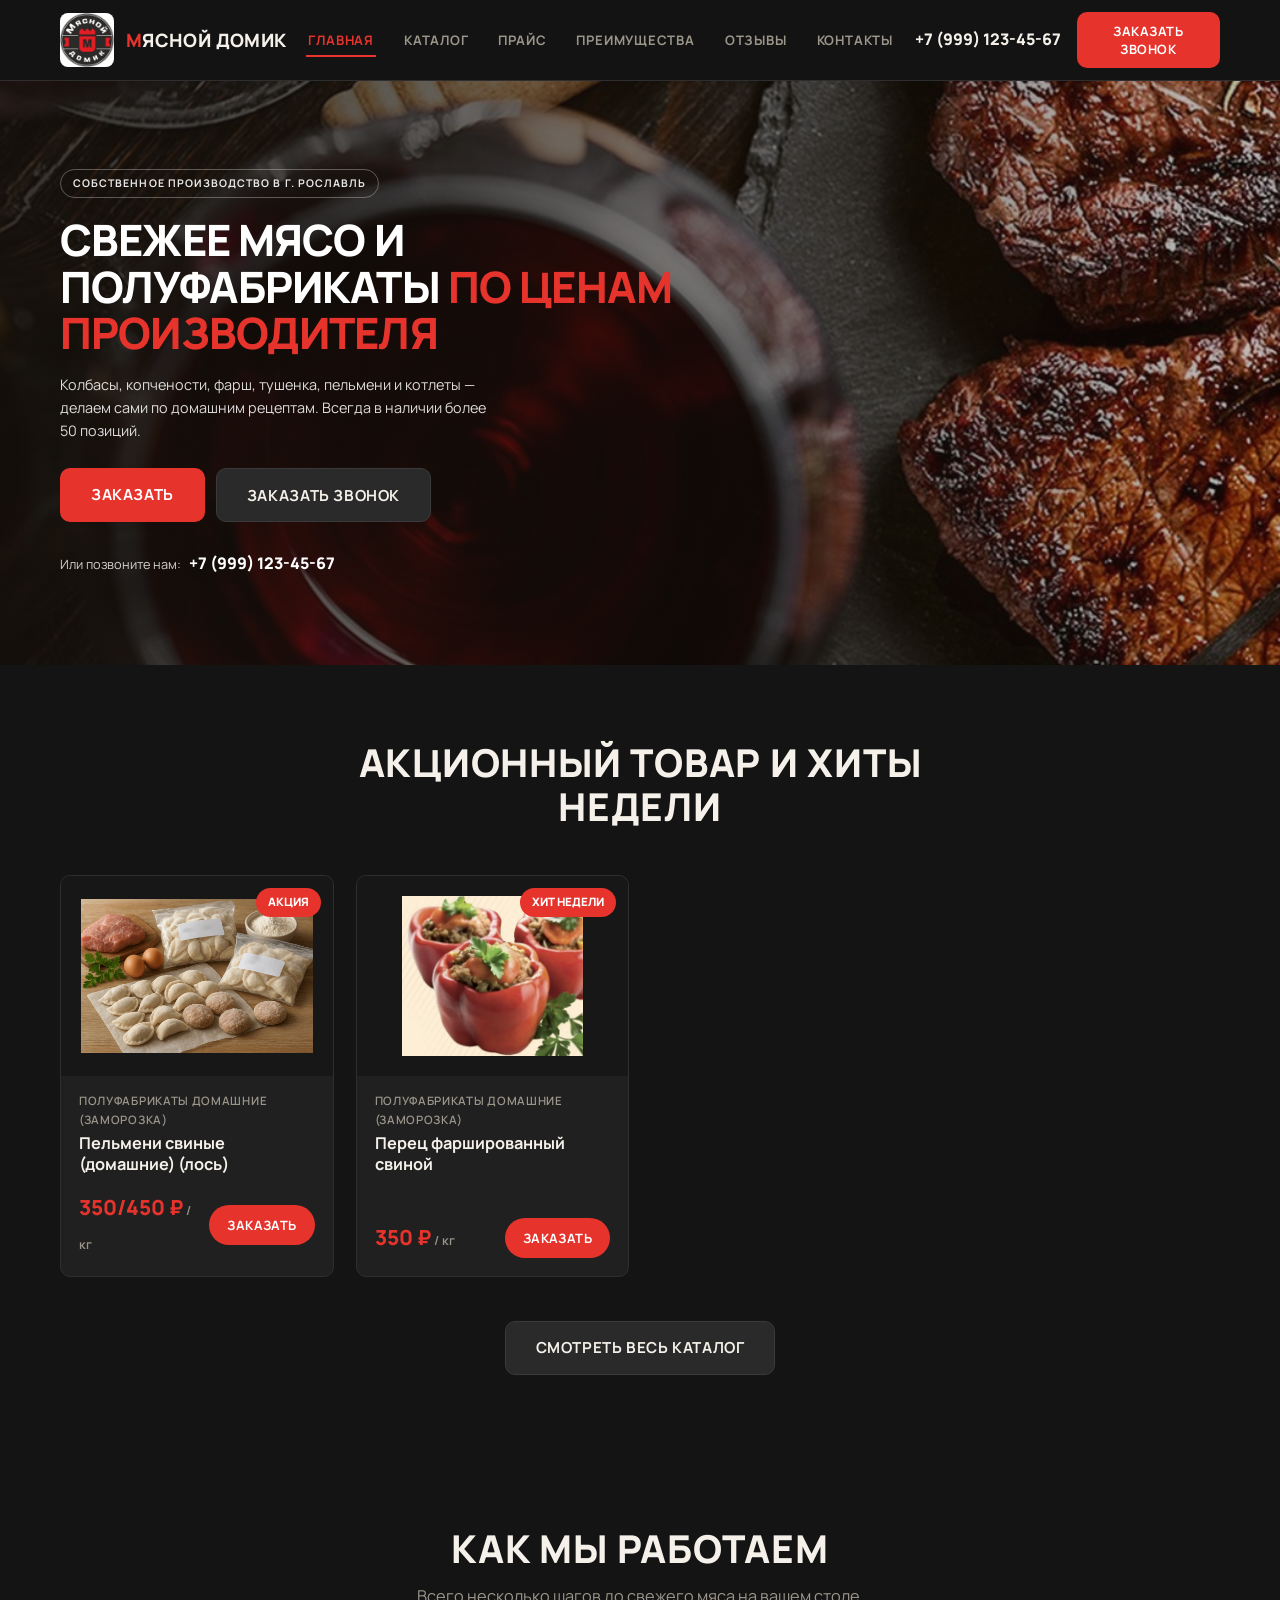
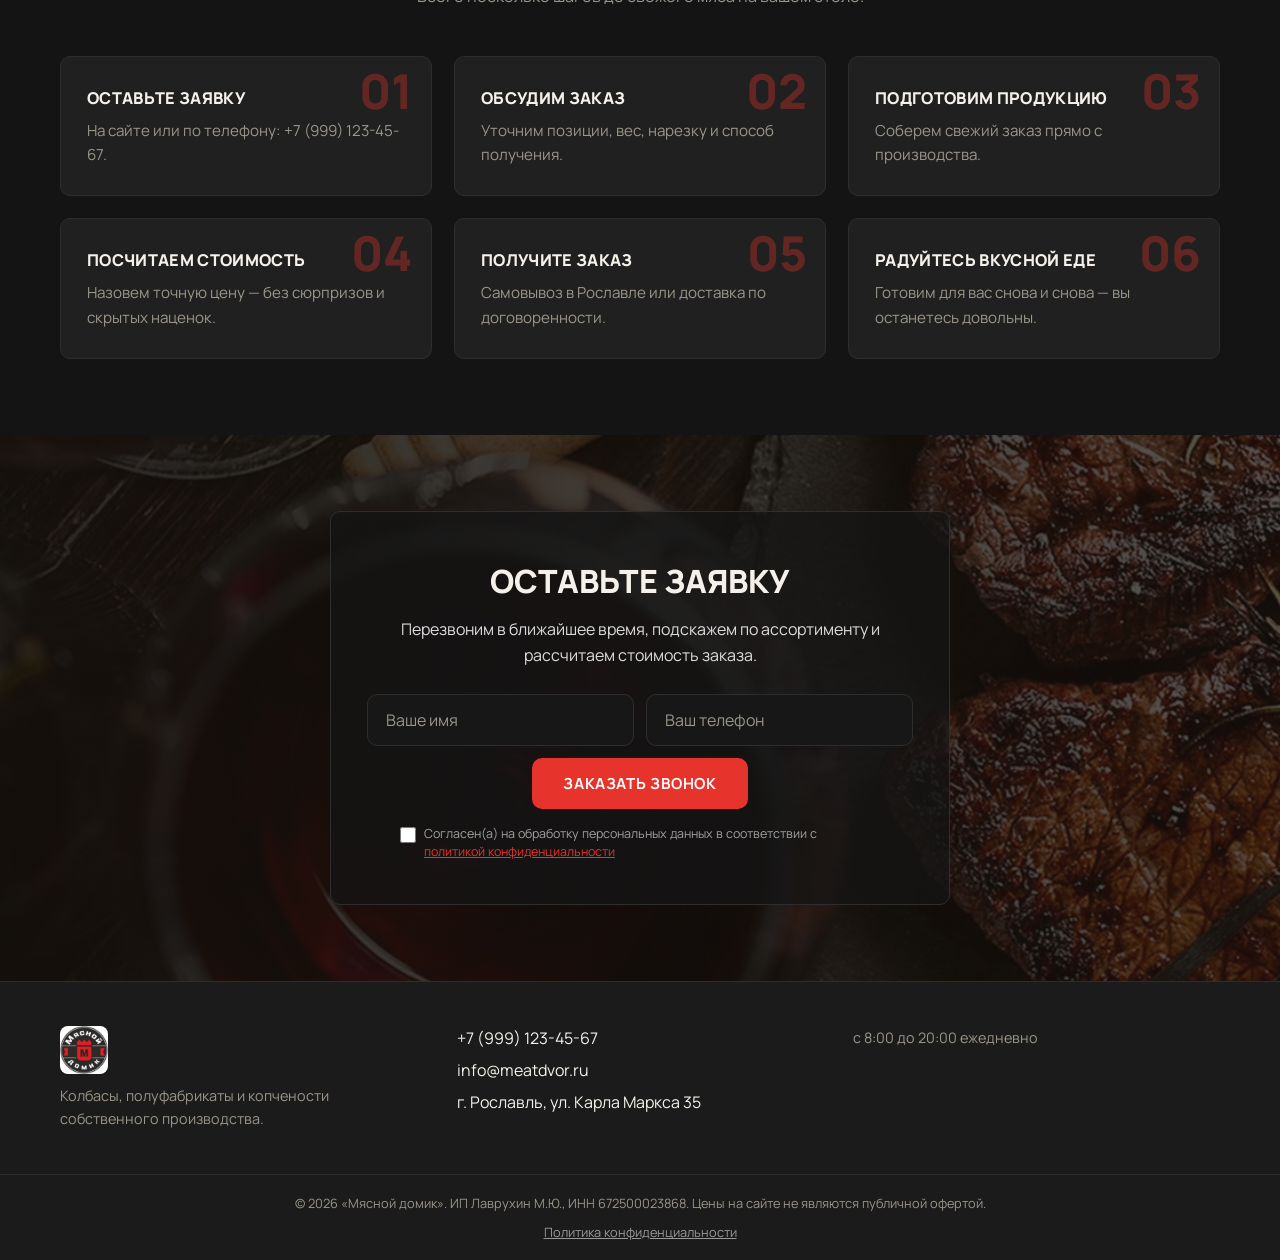
<file: index.html>
﻿<!DOCTYPE html>
<html lang="ru">
<head>
  <meta charset="UTF-8">
  <meta name="viewport" content="width=device-width, initial-scale=1.0">
  <title>Мясной домик — свежее мясо, колбасы и полуфабрикаты в Рославле | Своё производство</title>
  <meta name="description" content="Свежее мясо, колбасы, копчености, фарш и тушенка собственного производства в Рославле. Более 50 позиций, цены производителя, доставка и самовывоз. ИП Лаврухин М.Ю.">
  <meta name="robots" content="index, follow">
  <meta name="yandex" content="index, follow">
  <meta name="referrer" content="strict-origin-when-cross-origin">
  <meta name="geo.region" content="RU-SMO">
  <meta name="geo.placename" content="Рославль">
  <link rel="canonical" href="https://myasnoy-domik.ru/">
  <meta property="og:type" content="website">
  <meta property="og:locale" content="ru_RU">
  <meta property="og:title" content="Мясной домик — свежее мясо и полуфабрикаты в Рославле">
  <meta property="og:description" content="Колбасы, полуфабрикаты, копчености, фарш и тушенка собственного производства. Цены производителя, доставка и самовывоз в Рославле.">
  <meta property="og:image" content="https://myasnoy-domik.ru/img/Logo.jpg">
  <meta property="og:url" content="https://myasnoy-domik.ru/">
  <script type="application/ld+json">
  {
    "@context": "https://schema.org",
    "@type": "Store",
    "name": "Мясной домик",
    "description": "Собственное производство колбас, полуфабрикатов, копченостей, фарша и тушенки. Розница и мелкий опт по ценам производителя.",
    "image": "https://myasnoy-domik.ru/img/Logo.jpg",
    "url": "https://myasnoy-domik.ru/",
    "telephone": "+7 (999) 123-45-67",
    "email": "info@meatdvor.ru",
    "priceRange": "₽₽",
    "taxID": "672500023868",
    "address": {
      "@type": "PostalAddress",
      "streetAddress": "ул. Карла Маркса, 35",
      "addressLocality": "Рославль",
      "addressRegion": "Смоленская область",
      "addressCountry": "RU"
    },
    "geo": {
      "@type": "GeoCoordinates",
      "latitude": 53.948,
      "longitude": 32.863
    },
    "openingHoursSpecification": {
      "@type": "OpeningHoursSpecification",
      "dayOfWeek": ["Monday", "Tuesday", "Wednesday", "Thursday", "Friday", "Saturday", "Sunday"],
      "opens": "08:00",
      "closes": "20:00"
    },
    "hasOfferCatalog": {
      "@type": "OfferCatalog",
      "name": "Продукция",
      "itemListElement": [
        { "@type": "Offer", "itemOffered": { "@type": "Product", "name": "Колбаса чесночная" } },
        { "@type": "Offer", "itemOffered": { "@type": "Product", "name": "Голубцы свиные" } },
        { "@type": "Offer", "itemOffered": { "@type": "Product", "name": "Котлеты куриные" } },
        { "@type": "Offer", "itemOffered": { "@type": "Product", "name": "Пельмени свиные домашние" } },
        { "@type": "Offer", "itemOffered": { "@type": "Product", "name": "Карбонат ВК" } },
        { "@type": "Offer", "itemOffered": { "@type": "Product", "name": "Тушенка свиная" } }
      ]
    }
  }
  </script>
  <link rel="preconnect" href="https://fonts.googleapis.com">
  <link rel="preconnect" href="https://fonts.gstatic.com" crossorigin>
  <link href="https://fonts.googleapis.com/css2?family=Manrope:wght@400;500;600;700;800&display=swap" rel="stylesheet">
  <link rel="stylesheet" href="css/style.css">
  <link rel="icon" type="image/jpeg" href="img/Logo.jpg">
  <script src="lib/html2canvas.min.js"></script>
  <script src="lib/jspdf.umd.min.js"></script>
  <script src="lib/jspdf.plugin.autotable.min.js"></script>
</head>
<body>

  <header class="header">
    <div class="container header__inner">
      <a href="#home" class="logo" title="Мясной домик">
        <img class="logo__img" src="img/Logo.jpg" alt="Мясной домик">
        <span class="logo__text">Мясной&nbsp;домик</span>
      </a>
      <nav class="nav" id="nav">
        <a href="#home" class="nav__link nav__link--active">Главная</a>
        <a href="#catalog" class="nav__link">Каталог</a>
        <a href="#price" class="nav__link">Прайс</a>
        <a href="#features" class="nav__link">Преимущества</a>
        <a href="#reviews" class="nav__link">Отзывы</a>
        <a href="#contacts" class="nav__link">Контакты</a>
      </nav>
      <div class="header__right">
        <a href="tel:+79991234567" class="header__phone">+7 (999) 123-45-67</a>
        <button type="button" class="btn btn--red btn--sm js-call-btn">Заказать звонок</button>
        <button class="burger" id="burger" aria-label="Открыть меню">
          <span></span><span></span><span></span>
        </button>
      </div>
    </div>
  </header>

  <main>

    <section id="home" class="hero">
      <div class="container hero__inner">
        <div class="hero__content">
          <p class="hero__label">Собственное производство в г. Рославль</p>
          <h1 class="hero__title">Свежее мясо и полуфабрикаты <span>по ценам производителя</span></h1>
          <p class="hero__subtitle">Колбасы, копчености, фарш, тушенка, пельмени и котлеты — делаем сами по домашним рецептам. Всегда в наличии более 50 позиций.</p>
          <div class="hero__actions">
            <a href="tel:+79991234567" class="btn btn--red">Заказать</a>
            <button type="button" class="btn btn--dark js-call-btn">Заказать звонок</button>
          </div>
          <div class="hero__phone">
            <span>Или позвоните нам:</span>
            <a href="tel:+79991234567">+7 (999) 123-45-67</a>
          </div>
        </div>
      </div>
    </section>

    <section id="hits" class="section">
      <div class="container">
        <div class="section-head reveal">
          <h2 class="section-title">Акционный товар и хиты недели</h2>
        </div>
        <div class="catalog__grid" id="featured"></div>
        <div class="section-actions reveal">
          <a href="#catalog" class="btn btn--dark">Смотреть весь каталог</a>
        </div>
      </div>
    </section>

    <section id="catalog" class="section section--alt">
      <div class="container">
        <div class="section-head reveal">
          <h2 class="section-title">Каталог продукции</h2>
          <p class="section-sub">Все позиции из прайс-листа, разбитые по группам. Цены за кг или за штуку.</p>
        </div>
        <div class="catalog__filter" id="filter">
          <button class="chip chip--active" data-category="all">Все товары</button>
        </div>
        <div id="products"></div>
      </div>
    </section>

    <section id="price" class="section">
      <div class="container">
        <div class="section-head reveal">
          <h2 class="section-title">Прайс-лист</h2>
          <p class="section-sub">Актуальный прайс: колбасы, полуфабрикаты, тушенка, фарш, субпродукты, копчености, сало и свинина.</p>
        </div>
        <div class="price-section__toolbar reveal">
          <button class="btn btn--red" id="printPrice">Печать прайса</button>
          <button class="btn btn--dark" id="downloadPrice">Скачать прайс (PDF)</button>
        </div>
        <div class="price-table-wrap reveal" id="priceTableWrap"></div>
      </div>
    </section>

    <section id="features" class="section section--alt">
      <div class="container">
        <div class="section-head reveal">
          <h2 class="section-title">Преимущества</h2>
          <p class="section-sub">Почему покупатели выбирают «Мясной домик».</p>
        </div>
        <div class="features__grid">
          <div class="feature reveal">
            <span class="feature__icon">🌭</span>
            <h3>Собственное производство</h3>
            <p>Колбасы, полуфабрикаты и копчености делаем сами по домашним рецептам.</p>
          </div>
          <div class="feature reveal">
            <span class="feature__icon">💰</span>
            <h3>Цены производителя</h3>
            <p>Продаем без посредников — выгодно в розницу и мелким оптом.</p>
          </div>
          <div class="feature reveal">
            <span class="feature__icon">✅</span>
            <h3>Свежесть и качество</h3>
            <p>Контроль качества сырья и готовой продукции на каждом этапе.</p>
          </div>
          <div class="feature reveal">
            <span class="feature__icon">📦</span>
            <h3>Более 50 позиций</h3>
            <p>Колбасы, котлеты, пельмени, голубцы, фарш, тушенка, сало и свинина.</p>
          </div>
          <div class="feature reveal">
            <span class="feature__icon">🧾</span>
            <h3>Работаем официально</h3>
            <p>ИП Лаврухин М.Ю., ИНН 672500023868. Документы для юр. лиц.</p>
          </div>
          <div class="feature reveal">
            <span class="feature__icon">🚚</span>
            <h3>Доставка и самовывоз</h3>
            <p>Заберите заказ сами или уточните условия доставки по телефону.</p>
          </div>
        </div>
      </div>
    </section>

    <section id="steps" class="section">
      <div class="container">
        <div class="section-head reveal">
          <h2 class="section-title">Как мы работаем</h2>
          <p class="section-sub">Всего несколько шагов до свежего мяса на вашем столе.</p>
        </div>
        <div class="steps__grid">
          <div class="step reveal">
            <span class="step__num">01</span>
            <h3>Оставьте заявку</h3>
            <p>На сайте или по телефону: +7 (999) 123-45-67.</p>
          </div>
          <div class="step reveal">
            <span class="step__num">02</span>
            <h3>Обсудим заказ</h3>
            <p>Уточним позиции, вес, нарезку и способ получения.</p>
          </div>
          <div class="step reveal">
            <span class="step__num">03</span>
            <h3>Подготовим продукцию</h3>
            <p>Соберем свежий заказ прямо с производства.</p>
          </div>
          <div class="step reveal">
            <span class="step__num">04</span>
            <h3>Посчитаем стоимость</h3>
            <p>Назовем точную цену — без сюрпризов и скрытых наценок.</p>
          </div>
          <div class="step reveal">
            <span class="step__num">05</span>
            <h3>Получите заказ</h3>
            <p>Самовывоз в Рославле или доставка по договоренности.</p>
          </div>
          <div class="step reveal">
            <span class="step__num">06</span>
            <h3>Радуйтесь вкусной еде</h3>
            <p>Готовим для вас снова и снова — вы останетесь довольны.</p>
          </div>
        </div>
      </div>
    </section>

    <section id="order" class="section section--cta">
      <div class="container">
        <div class="order-form reveal">
          <h2>Оставьте заявку</h2>
          <p>Перезвоним в ближайшее время, подскажем по ассортименту и рассчитаем стоимость заказа.</p>
          <form class="callback-form" id="callbackForm">
            <input type="text" name="name" placeholder="Ваше имя" required autocomplete="name">
            <input type="tel" name="phone" placeholder="Ваш телефон" required autocomplete="tel">
            <button type="submit" class="btn btn--red">Заказать звонок</button>
          </form>
          <label class="consent">
            <input type="checkbox" name="consent" required>
            <span>Согласен(а) на обработку персональных данных в соответствии с <a href="#privacy">политикой конфиденциальности</a></span>
          </label>
          <p class="form-success" id="formSuccess" hidden>Спасибо! Мы перезвоним вам в ближайшее время.</p>
        </div>
      </div>
    </section>

    <section id="reviews" class="section section--alt">
      <div class="container">
        <div class="section-head reveal">
          <h2 class="section-title">Отзывы довольных покупателей</h2>
          <p class="section-sub">Что говорят о нашей продукции наши клиенты.</p>
        </div>
        <div class="reviews__grid">
          <div class="review reveal">
            <p class="review__text">Беру голубцы и котлеты уже несколько месяцев — очень вкусно и всегда свежее. Заказываю по телефону, быстро собирают заказ.</p>
            <span class="review__name">Анна, Рославль</span>
          </div>
          <div class="review reveal">
            <p class="review__text">Колбаски для жарки — просто объедение. Постоянно беру к пиву и на дачу. Цены приятно радуют, все по прайсу без обмана.</p>
            <span class="review__name">Сергей</span>
          </div>
          <div class="review reveal">
            <p class="review__text">Заказывали половинку свинины к празднику. Все сделали аккуратно, посоветовали, как лучше разрубить. Рекомендую!</p>
            <span class="review__name">Елена</span>
          </div>
        </div>
      </div>
    </section>

    <section id="contacts" class="section">
      <div class="container">
        <div class="section-head reveal">
          <h2 class="section-title">Контакты</h2>
          <p class="section-sub">Свяжитесь с нами удобным способом.</p>
        </div>
        <div class="contacts__grid">
          <div class="contact reveal">
            <span class="contact__icon"><svg viewBox="0 0 24 24" aria-hidden="true"><path d="M20 10c0 6-8 12-8 12s-8-6-8-12a8 8 0 1 1 16 0z"/><circle cx="12" cy="10" r="3"/></svg></span>
            <h3>Адрес</h3>
            <span>г. Рославль, ул. Карла Маркса 35</span>
            <span>«Мясной домик»</span>
          </div>
          <div class="contact reveal">
            <span class="contact__icon"><svg viewBox="0 0 24 24" aria-hidden="true"><rect x="4" y="2" width="16" height="20" rx="1"/><path d="M9 22v-4h6v4"/></svg></span>
            <h3>Организация</h3>
            <span>ИП Лаврухин М.Ю.</span>
            <span>Собственное производство</span>
          </div>
          <div class="contact reveal">
            <span class="contact__icon"><svg viewBox="0 0 24 24" aria-hidden="true"><path d="M14 2H6a2 2 0 0 0-2 2v16a2 2 0 0 0 2 2h12a2 2 0 0 0 2-2V8z"/><path d="M14 2v6h6"/><path d="M16 13H8M16 17H8M10 9H8"/></svg></span>
            <h3>ИНН</h3>
            <span>672500023868</span>
            <span>Работаем официально</span>
          </div>
          <div class="contact reveal">
            <span class="contact__icon"><svg viewBox="0 0 24 24" aria-hidden="true"><path d="M22 16.92v3a2 2 0 0 1-2.18 2 19.79 19.79 0 0 1-8.63-3.07 19.5 19.5 0 0 1-6-6 19.79 19.79 0 0 1-3.07-8.67A2 2 0 0 1 4.11 2h3a2 2 0 0 1 2 1.72 12.84 12.84 0 0 0 .7 2.81 2 2 0 0 1-.45 2.11L8.09 9.91a16 16 0 0 0 6 6l1.27-1.27a2 2 0 0 1 2.11-.45 12.84 12.84 0 0 0 2.81.7A2 2 0 0 1 22 16.92z"/></svg></span>
            <h3>Телефон</h3>
            <a href="tel:+79991234567">+7 (999) 123-45-67</a>
            <span>Приём заказов ежедневно</span>
          </div>
          <div class="contact reveal">
            <span class="contact__icon"><svg viewBox="0 0 24 24" aria-hidden="true"><rect x="2" y="4" width="20" height="16" rx="2"/><path d="m22 7-10 6L2 7"/></svg></span>
            <h3>E-mail</h3>
            <a href="mailto:info@meatdvor.ru">info@meatdvor.ru</a>
            <span>Напишите нам — ответим</span>
          </div>
          <div class="contact reveal">
            <span class="contact__icon"><svg viewBox="0 0 24 24" aria-hidden="true"><circle cx="12" cy="12" r="10"/><path d="M12 6v6l4 2"/></svg></span>
            <h3>Режим работы</h3>
            <span>Пн–Вс: 8:00 – 20:00</span>
            <span>Прайс на сайте обновляется</span>
          </div>
        </div>

        <div class="shops">
          <h3 class="shops__title">Наши магазины</h3>
          <div class="shops__grid">

            <div class="shop-card reveal">
              <div class="shop-card__head">
                <h3>«Мясной домик» №1</h3>
                <span>г. Рославль, ул. Карла Маркса, 35</span>
              </div>
              <div class="map-tabs">
                <input type="radio" name="shop-map-1" id="shop-map-1-y" class="map-tabs__input" value="yandex" checked>
                <input type="radio" name="shop-map-1" id="shop-map-1-g" class="map-tabs__input" value="2gis">
                <div class="map-tabs__labels">
                  <label for="shop-map-1-y" class="map-tabs__label" data-map="yandex">Яндекс.Карты</label>
                  <label for="shop-map-1-g" class="map-tabs__label" data-map="2gis">2ГИС</label>
                </div>
                <div class="map-tabs__panel" data-map="yandex">
                  <iframe src="https://yandex.ru/map-widget/v1/?text=Рославль, ул. Карла Маркса, 35&z=16" allowfullscreen loading="lazy" title="Яндекс.Карты: «Мясной домик» №1"></iframe>
                </div>
                <div class="map-tabs__panel" data-map="2gis">
                  <div class="map-tabs__placeholder">
                    <p>Нажмите, чтобы открыть карту в 2ГИС</p>
                    <a class="btn btn--red btn--sm" href="https://2gis.ru/roslavl/search/Карла Маркса 35" target="_blank" rel="noopener">Открыть в 2ГИС</a>
                  </div>
                </div>
              </div>
            </div>

            <div class="shop-card reveal">
              <div class="shop-card__head">
                <h3>«Мясной домик» №2</h3>
                <span>г. Рославль, ул. Ленина, 1</span>
              </div>
              <div class="map-tabs">
                <input type="radio" name="shop-map-2" id="shop-map-2-y" class="map-tabs__input" value="yandex" checked>
                <input type="radio" name="shop-map-2" id="shop-map-2-g" class="map-tabs__input" value="2gis">
                <div class="map-tabs__labels">
                  <label for="shop-map-2-y" class="map-tabs__label" data-map="yandex">Яндекс.Карты</label>
                  <label for="shop-map-2-g" class="map-tabs__label" data-map="2gis">2ГИС</label>
                </div>
                <div class="map-tabs__panel" data-map="yandex">
                  <iframe src="https://yandex.ru/map-widget/v1/?text=Рославль, ул. Ленина, 1&z=16" allowfullscreen loading="lazy" title="Яндекс.Карты: «Мясной домик» №2"></iframe>
                </div>
                <div class="map-tabs__panel" data-map="2gis">
                  <div class="map-tabs__placeholder">
                    <p>Нажмите, чтобы открыть карту в 2ГИС</p>
                    <a class="btn btn--red btn--sm" href="https://2gis.ru/roslavl/search/Ленина 1" target="_blank" rel="noopener">Открыть в 2ГИС</a>
                  </div>
                </div>
              </div>
            </div>

            <div class="shop-card reveal">
              <div class="shop-card__head">
                <h3>«Мясной домик» №3</h3>
                <span>г. Рославль, ул. Пролетарская, 42</span>
              </div>
              <div class="map-tabs">
                <input type="radio" name="shop-map-3" id="shop-map-3-y" class="map-tabs__input" value="yandex" checked>
                <input type="radio" name="shop-map-3" id="shop-map-3-g" class="map-tabs__input" value="2gis">
                <div class="map-tabs__labels">
                  <label for="shop-map-3-y" class="map-tabs__label" data-map="yandex">Яндекс.Карты</label>
                  <label for="shop-map-3-g" class="map-tabs__label" data-map="2gis">2ГИС</label>
                </div>
                <div class="map-tabs__panel" data-map="yandex">
                  <iframe src="https://yandex.ru/map-widget/v1/?text=Рославль, ул. Пролетарская, 42&z=16" allowfullscreen loading="lazy" title="Яндекс.Карты: «Мясной домик» №3"></iframe>
                </div>
                <div class="map-tabs__panel" data-map="2gis">
                  <div class="map-tabs__placeholder">
                    <p>Нажмите, чтобы открыть карту в 2ГИС</p>
                    <a class="btn btn--red btn--sm" href="https://2gis.ru/roslavl/search/Пролетарская 42" target="_blank" rel="noopener">Открыть в 2ГИС</a>
                  </div>
                </div>
              </div>
            </div>

            <div class="shop-card reveal">
              <div class="shop-card__head">
                <h3>«Мясной домик» №4</h3>
                <span>г. Рославль, ул. Ленинградская, 25</span>
              </div>
              <div class="map-tabs">
                <input type="radio" name="shop-map-4" id="shop-map-4-y" class="map-tabs__input" value="yandex" checked>
                <input type="radio" name="shop-map-4" id="shop-map-4-g" class="map-tabs__input" value="2gis">
                <div class="map-tabs__labels">
                  <label for="shop-map-4-y" class="map-tabs__label" data-map="yandex">Яндекс.Карты</label>
                  <label for="shop-map-4-g" class="map-tabs__label" data-map="2gis">2ГИС</label>
                </div>
                <div class="map-tabs__panel" data-map="yandex">
                  <iframe src="https://yandex.ru/map-widget/v1/?text=Рославль, ул. Ленинградская, 25&z=16" allowfullscreen loading="lazy" title="Яндекс.Карты: «Мясной домик» №4"></iframe>
                </div>
                <div class="map-tabs__panel" data-map="2gis">
                  <div class="map-tabs__placeholder">
                    <p>Нажмите, чтобы открыть карту в 2ГИС</p>
                    <a class="btn btn--red btn--sm" href="https://2gis.ru/roslavl/search/Ленинградская 25" target="_blank" rel="noopener">Открыть в 2ГИС</a>
                  </div>
                </div>
              </div>
            </div>

            <div class="shop-card reveal">
              <div class="shop-card__head">
                <h3>«Мясной домик» №5</h3>
                <span>г. Рославль, ул. Мичурина, 7</span>
              </div>
              <div class="map-tabs">
                <input type="radio" name="shop-map-5" id="shop-map-5-y" class="map-tabs__input" value="yandex" checked>
                <input type="radio" name="shop-map-5" id="shop-map-5-g" class="map-tabs__input" value="2gis">
                <div class="map-tabs__labels">
                  <label for="shop-map-5-y" class="map-tabs__label" data-map="yandex">Яндекс.Карты</label>
                  <label for="shop-map-5-g" class="map-tabs__label" data-map="2gis">2ГИС</label>
                </div>
                <div class="map-tabs__panel" data-map="yandex">
                  <iframe src="https://yandex.ru/map-widget/v1/?text=Рославль, ул. Мичурина, 7&z=16" allowfullscreen loading="lazy" title="Яндекс.Карты: «Мясной домик» №5"></iframe>
                </div>
                <div class="map-tabs__panel" data-map="2gis">
                  <div class="map-tabs__placeholder">
                    <p>Нажмите, чтобы открыть карту в 2ГИС</p>
                    <a class="btn btn--red btn--sm" href="https://2gis.ru/roslavl/search/Мичурина 7" target="_blank" rel="noopener">Открыть в 2ГИС</a>
                  </div>
                </div>
              </div>
            </div>

            <div class="shop-card reveal">
              <div class="shop-card__head">
                <h3>«Мясной домик» №6</h3>
                <span>г. Рославль, ул. Октябрьская, 12</span>
              </div>
              <div class="map-tabs">
                <input type="radio" name="shop-map-6" id="shop-map-6-y" class="map-tabs__input" value="yandex" checked>
                <input type="radio" name="shop-map-6" id="shop-map-6-g" class="map-tabs__input" value="2gis">
                <div class="map-tabs__labels">
                  <label for="shop-map-6-y" class="map-tabs__label" data-map="yandex">Яндекс.Карты</label>
                  <label for="shop-map-6-g" class="map-tabs__label" data-map="2gis">2ГИС</label>
                </div>
                <div class="map-tabs__panel" data-map="yandex">
                  <iframe src="https://yandex.ru/map-widget/v1/?text=Рославль, ул. Октябрьская, 12&z=16" allowfullscreen loading="lazy" title="Яндекс.Карты: «Мясной домик» №6"></iframe>
                </div>
                <div class="map-tabs__panel" data-map="2gis">
                  <div class="map-tabs__placeholder">
                    <p>Нажмите, чтобы открыть карту в 2ГИС</p>
                    <a class="btn btn--red btn--sm" href="https://2gis.ru/roslavl/search/Октябрьская 12" target="_blank" rel="noopener">Открыть в 2ГИС</a>
                  </div>
                </div>
              </div>
            </div>

          </div>
        </div>
      </div>
    </section>

    <section id="privacy" class="section">
      <div class="container container--narrow">
        <div class="section-head reveal">
          <h2 class="section-title">Политика конфиденциальности</h2>
          <p class="section-sub">Обработка персональных данных в соответствии с Федеральным законом № 152-ФЗ «О персональных данных».</p>
        </div>
        <div class="privacy__content">
          <h3>1. Оператор</h3>
          <p>Индивидуальный предприниматель Лаврухин М.Ю., ИНН 672500023868, г. Рославль, ул. Карла Маркса, 35 (далее — «Оператор»). Настоящая политика определяет порядок обработки персональных данных посетителей сайта «Мясной домик» (далее — «Сайт»).</p>
          <h3>2. Какие данные мы обрабатываем</h3>
          <p>Имя и номер телефона, которые вы указываете в формах «Заказать звонок». Иные данные (файлы cookie, IP-адрес) обрабатываются в обезличенном виде для статистики посещаемости.</p>
          <h3>3. Цель обработки</h3>
          <p>Обработка вашей заявки: обратный звонок, консультация по ассортименту и стоимости продукции, информирование о заказе. Согласие на обработку дается нажатием кнопки отправки формы.</p>
          <h3>4. Правовые основания</h3>
          <p>Согласие субъекта персональных данных (п. 1 ч. 1 ст. 6 Федерального закона № 152-ФЗ).</p>
          <h3>5. Условия обработки</h3>
          <p>Данные обрабатываются оператором без передачи третьим лицам, кроме случаев, предусмотренных законодательством РФ. Хранение — в течение срока, необходимого для обработки заявки, но не дольше 30 дней после её завершения.</p>
          <h3>6. Ваши права</h3>
          <p>Вы вправе отозвать согласие, а также запросить уточнение, блокирование или уничтожение своих данных, направив обращение на email <a href="mailto:info@meatdvor.ru">info@meatdvor.ru</a>.</p>
          <h3>7. Защита данных</h3>
          <p>Сайт работает по защищённому протоколу HTTPS (SSL-сертификат). Принимаются необходимые организационные и технические меры для защиты персональных данных от неправомерного доступа, изменения, раскрытия или уничтожения.</p>
        </div>
      </div>
    </section>

  </main>

  <footer class="footer">
    <div class="container footer__inner">
      <div class="footer__brand">
        <img class="logo__img logo__img--footer" src="img/Logo.jpg" alt="Мясной домик">
        <p>Колбасы, полуфабрикаты и копчености собственного производства.</p>
      </div>
      <div class="footer__contacts">
        <a href="tel:+79991234567">+7 (999) 123-45-67</a>
        <a href="mailto:info@meatdvor.ru">info@meatdvor.ru</a>
        <span>г. Рославль, ул. Карла Маркса 35</span>
      </div>
      <div class="footer__social">
        <span>с 8:00 до 20:00 ежедневно</span>
      </div>
    </div>
    <div class="footer__bottom">
      <div class="container">
        © 2026 «Мясной домик». ИП Лаврухин М.Ю., ИНН 672500023868. Цены на сайте не являются публичной офертой.
        <a href="#privacy" class="footer__policy-link">Политика конфиденциальности</a>
      </div>
    </div>
  </footer>

  <div class="modal" id="callbackModal" aria-hidden="true">
    <div class="modal__backdrop" data-modal-close></div>
    <div class="modal__dialog" role="dialog" aria-modal="true" aria-labelledby="modalTitle">
      <button class="modal__close" data-modal-close aria-label="Закрыть">&times;</button>
      <h3 id="modalTitle">Заказать звонок</h3>
      <p>Оставьте свои контакты, и наш менеджер вам перезвонит.</p>
      <form class="callback-form callback-form--modal" id="modalCallbackForm">
        <input type="text" name="name" placeholder="Ваше имя" required autocomplete="name">
        <input type="tel" name="phone" placeholder="Ваш телефон" required autocomplete="tel">
        <button type="submit" class="btn btn--red">Заказать звонок</button>
      </form>
      <label class="consent">
        <input type="checkbox" name="consent" required>
        <span>Согласен(а) на обработку персональных данных в соответствии с <a href="#privacy">политикой конфиденциальности</a></span>
      </label>
      <p class="form-success" id="modalFormSuccess" hidden>Спасибо! Мы перезвоним вам в ближайшее время.</p>
    </div>
  </div>

  <script src="js/products.js"></script>
  <script src="js/promo.js"></script>
  <script src="lib/fonts.js"></script>
  <script src="js/main.js"></script>
</body>
</html>
</file>
<file: css/style.css>
:root {
  --bg: #141414;
  --bg-alt: #1b1b1b;
  --card: #202020;
  --line: #2e2e2e;
  --red: #e6332c;
  --red-dark: #c0271f;
  --text: #f5f1ea;
  --muted: #9b958a;
  --radius: 10px;
  --shadow: 0 14px 34px rgba(0, 0, 0, 0.35);
  --font: 'Manrope', 'Segoe UI', Arial, sans-serif;
}

* {
  margin: 0;
  padding: 0;
  box-sizing: border-box;
}

html {
  scroll-behavior: smooth;
}

body {
  font-family: var(--font);
  background: var(--bg);
  color: var(--text);
  line-height: 1.6;
  -webkit-font-smoothing: antialiased;
}

a {
  color: inherit;
  text-decoration: none;
}

img {
  max-width: 100%;
  display: block;
}

button {
  font-family: inherit;
  cursor: pointer;
}

input {
  font-family: inherit;
}

.container {
  width: min(1160px, 92%);
  margin: 0 auto;
}

.reveal {
  opacity: 0;
  transform: translateY(28px);
  transition: opacity 0.6s ease, transform 0.6s ease;
}

.reveal.visible {
  opacity: 1;
  transform: none;
}

main section[id] {
  scroll-margin-top: 88px;
}

.btn {
  display: inline-flex;
  align-items: center;
  justify-content: center;
  gap: 8px;
  padding: 14px 30px;
  border: 1px solid transparent;
  border-radius: var(--radius);
  font-size: 0.95rem;
  font-weight: 700;
  text-transform: uppercase;
  letter-spacing: 0.04em;
  transition: background 0.2s ease, color 0.2s ease, border-color 0.2s ease, transform 0.2s ease;
}

.btn:hover {
  transform: translateY(-2px);
}

.btn--red {
  background: var(--red);
  color: #fff;
}

.btn--red:hover {
  background: var(--red-dark);
}

.btn--dark {
  background: #2a2a2a;
  color: var(--text);
  border-color: #3a3a3a;
}

.btn--dark:hover {
  background: #333;
  border-color: var(--red);
}

.btn--sm {
  padding: 9px 18px;
  font-size: 0.8rem;
}

.header {
  position: sticky;
  top: 0;
  z-index: 100;
  background: rgba(20, 20, 20, 0.92);
  backdrop-filter: blur(14px);
  -webkit-backdrop-filter: blur(14px);
  border-bottom: 1px solid var(--line);
}

.header__inner {
  display: flex;
  align-items: center;
  justify-content: space-between;
  gap: 20px;
  padding: 12px 0;
}

.logo {
  display: flex;
  align-items: center;
  gap: 12px;
  flex-shrink: 0;
}

.logo__img {
  height: 54px;
  width: auto;
  border-radius: 8px;
}

.logo__text {
  font-size: 1.15rem;
  font-weight: 800;
  line-height: 1.1;
  letter-spacing: 0.02em;
  text-transform: uppercase;
}

.logo__text::first-letter {
  color: var(--red);
}

.nav {
  display: flex;
  align-items: center;
  gap: 26px;
}

.nav__link {
  font-size: 0.82rem;
  font-weight: 700;
  text-transform: uppercase;
  letter-spacing: 0.06em;
  color: var(--muted);
  position: relative;
  padding: 6px 2px;
  transition: color 0.2s ease;
}

.nav__link::after {
  content: '';
  position: absolute;
  left: 0;
  right: 0;
  bottom: 0;
  height: 2px;
  background: var(--red);
  transform: scaleX(0);
  transition: transform 0.2s ease;
}

.nav__link:hover {
  color: var(--text);
}

.nav__link:hover::after,
.nav__link--active::after {
  transform: scaleX(1);
}

.nav__link--active {
  color: var(--red);
}

.header__right {
  display: flex;
  align-items: center;
  gap: 16px;
}

.header__phone {
  font-weight: 800;
  white-space: nowrap;
  transition: color 0.2s ease;
}

.header__phone:hover {
  color: var(--red);
}

.burger {
  display: none;
  flex-direction: column;
  justify-content: center;
  gap: 5px;
  width: 42px;
  height: 42px;
  padding: 10px;
  background: transparent;
  border: 1px solid var(--line);
  border-radius: var(--radius);
}

.burger span {
  display: block;
  height: 2px;
  background: var(--text);
  transition: transform 0.25s ease, opacity 0.25s ease;
}

.burger.open span:nth-child(1) {
  transform: translateY(7px) rotate(45deg);
}

.burger.open span:nth-child(2) {
  opacity: 0;
}

.burger.open span:nth-child(3) {
  transform: translateY(-7px) rotate(-45deg);
}

.hero {
  position: relative;
  overflow: hidden;
  color: #fff;
  background:
    linear-gradient(90deg, rgba(20, 16, 12, 0.85) 0%, rgba(20, 16, 12, 0.55) 55%, rgba(20, 16, 12, 0.25) 100%),
    url('../img/banner.jpg') center / cover no-repeat;
}

.hero__inner {
  position: relative;
  padding: 88px 0;
}

.hero__content {
  max-width: 640px;
}

.hero__label {
  display: inline-block;
  padding: 5px 12px;
  border: 1px solid rgba(255, 255, 255, 0.3);
  border-radius: 30px;
  font-size: 0.66rem;
  font-weight: 700;
  text-transform: uppercase;
  letter-spacing: 0.1em;
  margin-bottom: 19px;
  color: rgba(255, 255, 255, 0.9);
}

.hero__title {
  font-size: clamp(1.7rem, 4vw, 2.7rem);
  font-weight: 800;
  line-height: 1.08;
  letter-spacing: -0.02em;
  text-transform: uppercase;
  margin-bottom: 16px;
}

.hero__title span {
  color: var(--red);
}

.hero__subtitle {
  font-size: 0.9rem;
  color: rgba(255, 255, 255, 0.85);
  margin-bottom: 26px;
  max-width: 430px;
}

.hero__actions {
  display: flex;
  flex-wrap: wrap;
  gap: 11px;
  margin-bottom: 29px;
}

.hero__phone {
  display: flex;
  align-items: center;
  gap: 8px;
  font-size: 0.8rem;
  color: rgba(255, 255, 255, 0.8);
}

.hero__phone a {
  font-size: 1rem;
  font-weight: 800;
  color: #fff;
}

.hero__phone a:hover {
  color: var(--red);
}

.section {
  padding: 76px 0;
}

.section--alt {
  background: var(--bg-alt);
}

.section--cta {
  background:
    linear-gradient(90deg, rgba(20, 16, 12, 0.9), rgba(20, 16, 12, 0.7)),
    url('../img/banner.jpg') center / cover no-repeat;
}

.section-head {
  text-align: center;
  max-width: 640px;
  margin: 0 auto 46px;
}

.section-title {
  font-size: clamp(1.7rem, 3.4vw, 2.4rem);
  font-weight: 800;
  text-transform: uppercase;
  letter-spacing: 0.02em;
  line-height: 1.15;
  margin-bottom: 12px;
}

.section-sub {
  color: var(--muted);
  font-size: 1.02rem;
}

.section-actions {
  text-align: center;
  margin-top: 44px;
}

.catalog__filter {
  display: flex;
  flex-wrap: wrap;
  justify-content: center;
  gap: 10px;
  margin-bottom: 40px;
}

.chip {
  padding: 10px 18px;
  background: var(--card);
  border: 1px solid var(--line);
  border-radius: 30px;
  color: var(--muted);
  font-size: 0.85rem;
  font-weight: 600;
  transition: background 0.2s ease, color 0.2s ease, border-color 0.2s ease;
}

.chip:hover {
  color: var(--text);
  border-color: var(--red);
}

.chip--active {
  background: var(--red);
  border-color: var(--red);
  color: #fff;
}

.catalog__grid {
  display: grid;
  grid-template-columns: repeat(4, minmax(0, 1fr));
  gap: 22px;
}

.catalog__group + .catalog__group {
  margin-top: 48px;
}

.catalog__group-title {
  display: block;
  margin: 0 0 24px;
  font-size: 1.2rem;
  font-weight: 800;
  color: var(--text);
  text-align: center;
  text-transform: uppercase;
  letter-spacing: 0.04em;
}

.catalog__group-title::before,
.catalog__group-title::after {
  content: '';
  display: inline-block;
  width: 40px;
  height: 2px;
  margin: 0 14px 4px;
  background: var(--red);
  vertical-align: middle;
}

.catalog__row {
  display: flex;
  align-items: stretch;
  gap: 22px;
  overflow-x: auto;
  padding-bottom: 14px;
  scroll-snap-type: x mandatory;
  scrollbar-width: thin;
  scrollbar-color: var(--red) transparent;
}

.catalog__row .card {
  flex: 0 0 250px;
  scroll-snap-align: start;
}

.catalog__row::-webkit-scrollbar {
  height: 8px;
}

.catalog__row::-webkit-scrollbar-thumb {
  background: var(--red);
  border-radius: 4px;
}

.catalog__row::-webkit-scrollbar-track {
  background: var(--card);
  border-radius: 4px;
}

.card {
  position: relative;
  display: flex;
  flex-direction: column;
  height: 100%;
  background: var(--card);
  border: 1px solid var(--line);
  border-radius: var(--radius);
  overflow: hidden;
  transition: transform 0.2s ease, border-color 0.2s ease, box-shadow 0.2s ease;
}

.card:hover {
  transform: translateY(-5px);
  border-color: var(--red);
  box-shadow: var(--shadow);
}

.card__badge {
  position: absolute;
  top: 12px;
  right: 12px;
  z-index: 2;
  padding: 5px 12px;
  background: var(--red);
  color: #fff;
  font-size: 0.72rem;
  font-weight: 800;
  text-transform: uppercase;
  border-radius: 20px;
}

.card__image {
  background: #171717;
  padding: 20px;
}

.card__image img {
  width: 100%;
  height: 160px;
  object-fit: contain;
}

.card__cat {
  font-size: 0.72rem;
  font-weight: 600;
  text-transform: uppercase;
  letter-spacing: 0.06em;
  color: var(--muted);
  padding: 16px 18px 4px;
}

.card__name {
  font-size: 1.02rem;
  font-weight: 700;
  line-height: 1.3;
  padding: 0 18px;
  flex: 1;
}

.card__desc {
  font-size: 0.9rem;
  color: var(--muted);
  padding: 8px 18px 0;
}

.card__bottom {
  display: flex;
  align-items: center;
  justify-content: space-between;
  gap: 12px;
  padding: 16px 18px 18px;
  margin-top: auto;
}

.card__price {
  font-size: 1.3rem;
  font-weight: 800;
  color: var(--red);
}

.card__price--na {
  font-size: 0.9rem;
  color: var(--muted);
  font-weight: 600;
}

.card__unit {
  font-size: 0.78rem;
  font-weight: 600;
  color: var(--muted);
}

.card__order {
  display: inline-flex;
  align-items: center;
  padding: 10px 18px;
  background: var(--red);
  color: #fff;
  border-radius: 30px;
  font-size: 0.8rem;
  font-weight: 700;
  text-transform: uppercase;
  letter-spacing: 0.03em;
  transition: background 0.2s ease, transform 0.2s ease;
}

.card__order:hover {
  background: var(--red-dark);
  transform: translateY(-2px);
}

.price-section__toolbar {
  display: flex;
  flex-wrap: wrap;
  justify-content: center;
  gap: 12px;
  margin-bottom: 34px;
}

.price-table-wrap {
  overflow-x: auto;
  background: var(--card);
  border: 1px solid var(--line);
  border-radius: var(--radius);
}

.price-table {
  width: 100%;
  border-collapse: collapse;
  font-size: 0.95rem;
}

.price-table th {
  background: #2a2a2a;
  color: var(--red);
  text-transform: uppercase;
  font-size: 0.8rem;
  letter-spacing: 0.05em;
  padding: 14px 16px;
  text-align: left;
  white-space: nowrap;
}

.price-table td {
  padding: 11px 16px;
  border-top: 1px solid var(--line);
  vertical-align: top;
}

.price-table tbody tr:hover td {
  background: #262626;
}

.category-row td {
  background: #331d1a;
  color: #ff8a80;
  font-weight: 700;
  text-transform: uppercase;
  letter-spacing: 0.06em;
}

.subgroup-row td {
  background: #242424;
  color: var(--muted);
  font-style: italic;
}

.td-num {
  white-space: nowrap;
  font-weight: 700;
}

.td-num--na {
  color: var(--muted);
  font-weight: 400;
}

.td-hover {
  position: relative;
  display: block;
}

.td-hover__img {
  display: none;
}

.td-cat {
  display: block;
  color: var(--muted);
  font-size: 0.8rem;
}

.features__grid {
  display: grid;
  grid-template-columns: repeat(auto-fill, minmax(300px, 1fr));
  gap: 22px;
}

.feature {
  padding: 28px 26px;
  background: var(--card);
  border: 1px solid var(--line);
  border-radius: var(--radius);
  transition: transform 0.2s ease, border-color 0.2s ease;
}

.feature:hover {
  transform: translateY(-4px);
  border-color: var(--red);
}

.feature__icon {
  display: inline-flex;
  align-items: center;
  justify-content: center;
  width: 52px;
  height: 52px;
  font-size: 1.5rem;
  background: #2a2a2a;
  border-radius: 50%;
  margin-bottom: 16px;
}

.feature h3 {
  font-size: 1.05rem;
  font-weight: 800;
  text-transform: uppercase;
  letter-spacing: 0.02em;
  margin-bottom: 8px;
}

.feature p {
  color: var(--muted);
  font-size: 0.95rem;
}

.steps__grid {
  display: grid;
  grid-template-columns: repeat(auto-fill, minmax(300px, 1fr));
  gap: 22px;
  counter-reset: steps;
}

.step {
  position: relative;
  padding: 28px 26px;
  background: var(--card);
  border: 1px solid var(--line);
  border-radius: var(--radius);
  overflow: hidden;
  transition: transform 0.2s ease, border-color 0.2s ease;
}

.step:hover {
  transform: translateY(-4px);
  border-color: var(--red);
}

.step__num {
  position: absolute;
  top: 10px;
  right: 18px;
  font-size: 3rem;
  font-weight: 800;
  color: rgba(230, 51, 44, 0.35);
  line-height: 1;
}

.step h3 {
  font-size: 1.02rem;
  font-weight: 800;
  text-transform: uppercase;
  letter-spacing: 0.02em;
  margin-bottom: 8px;
  position: relative;
}

.step p {
  color: var(--muted);
  font-size: 0.95rem;
  position: relative;
}

.order-form {
  max-width: 620px;
  margin: 0 auto;
  text-align: center;
  background: rgba(20, 20, 20, 0.75);
  border: 1px solid var(--line);
  border-radius: var(--radius);
  padding: 44px 36px;
}

.order-form h2 {
  font-size: clamp(1.5rem, 3vw, 2rem);
  font-weight: 800;
  text-transform: uppercase;
  margin-bottom: 10px;
}

.order-form > p {
  color: rgba(255, 255, 255, 0.85);
  margin-bottom: 26px;
}

.callback-form {
  display: flex;
  flex-wrap: wrap;
  gap: 12px;
  justify-content: center;
}

.callback-form input {
  flex: 1 1 180px;
  padding: 14px 18px;
  background: #171717;
  border: 1px solid var(--line);
  border-radius: var(--radius);
  color: var(--text);
  font-size: 1rem;
  outline: none;
  transition: border-color 0.2s ease;
}

.callback-form input::placeholder {
  color: var(--muted);
}

.callback-form input:focus {
  border-color: var(--red);
}

.form-note {
  margin-top: 16px;
  font-size: 0.78rem;
  color: rgba(255, 255, 255, 0.6);
}

.consent {
  display: flex;
  align-items: flex-start;
  justify-content: center;
  gap: 8px;
  max-width: 480px;
  margin: 16px auto 0;
  font-size: 0.78rem;
  line-height: 1.4;
  text-align: left;
  color: rgba(255, 255, 255, 0.6);
}

.consent input {
  flex: none;
  width: 16px;
  height: 16px;
  margin-top: 2px;
  accent-color: var(--red);
  cursor: pointer;
}

.consent a {
  color: var(--red);
  text-decoration: underline;
}

.consent a:hover {
  text-decoration: none;
}

.form-success {
  margin-top: 16px;
  font-weight: 700;
  color: #7ecb7e;
}

.container--narrow {
  max-width: 820px;
}

.privacy__content h3 {
  margin: 26px 0 10px;
  font-size: 1rem;
  font-weight: 700;
  color: var(--text);
}

.privacy__content h3:first-child {
  margin-top: 0;
}

.privacy__content p {
  margin: 0;
  font-size: 0.9rem;
  line-height: 1.65;
  color: var(--muted);
}

.privacy__content a {
  color: var(--red);
  text-decoration: underline;
}

.footer__policy-link {
  display: block;
  margin-top: 8px;
  color: rgba(255, 255, 255, 0.55);
  font-size: 0.8rem;
  text-decoration: underline;
}

.footer__policy-link:hover {
  color: var(--red);
}

.reviews__grid {
  display: grid;
  grid-template-columns: repeat(auto-fill, minmax(300px, 1fr));
  gap: 22px;
}

.review {
  padding: 28px 26px;
  background: var(--card);
  border: 1px solid var(--line);
  border-radius: var(--radius);
  transition: transform 0.2s ease, border-color 0.2s ease;
}

.review:hover {
  transform: translateY(-4px);
  border-color: var(--red);
}

.review__text {
  font-size: 0.98rem;
  margin-bottom: 18px;
}

.review__name {
  display: block;
  font-weight: 800;
  text-transform: uppercase;
  font-size: 0.82rem;
  letter-spacing: 0.05em;
  color: var(--red);
}

.contacts__grid {
  display: grid;
  grid-template-columns: repeat(auto-fill, minmax(300px, 1fr));
  gap: 22px;
}

.contact {
  padding: 28px 26px;
  background: var(--card);
  border: 1px solid var(--line);
  border-radius: var(--radius);
  transition: transform 0.2s ease, border-color 0.2s ease;
}

.contact:hover {
  transform: translateY(-4px);
  border-color: var(--red);
}

.contact__icon {
  display: inline-flex;
  align-items: center;
  justify-content: center;
  width: 52px;
  height: 52px;
  background: #2a2a2a;
  border-radius: 50%;
  margin-bottom: 16px;
}

.contact__icon svg {
  width: 24px;
  height: 24px;
  fill: none;
  stroke: var(--red);
  stroke-width: 1.8;
  stroke-linecap: round;
  stroke-linejoin: round;
}

.contact h3 {
  font-size: 0.82rem;
  font-weight: 800;
  text-transform: uppercase;
  letter-spacing: 0.06em;
  color: var(--muted);
  margin-bottom: 6px;
}

.contact span,
.contact a {
  display: block;
  font-size: 1rem;
}

.contact a:hover {
  color: var(--red);
}

.shops {
  margin-top: 48px;
}

.shops__title {
  font-size: 1.5rem;
  font-weight: 800;
  margin-bottom: 22px;
}

.shops__grid {
  display: grid;
  grid-template-columns: repeat(auto-fill, minmax(340px, 1fr));
  gap: 22px;
}

.shop-card {
  padding: 22px;
  background: var(--card);
  border: 1px solid var(--line);
  border-radius: var(--radius);
}

.shop-card__head {
  margin-bottom: 14px;
}

.shop-card__head h3 {
  font-size: 1.05rem;
  font-weight: 800;
  margin-bottom: 4px;
}

.shop-card__head span {
  color: var(--muted);
  font-size: 0.95rem;
}

.map-tabs__input {
  display: none;
}

.map-tabs__labels {
  display: flex;
  gap: 8px;
  margin-bottom: 12px;
}

.map-tabs__label {
  padding: 7px 14px;
  border: 1px solid var(--line);
  border-radius: 8px;
  cursor: pointer;
  font-size: 0.85rem;
  color: var(--muted);
  user-select: none;
  transition: background 0.2s ease, border-color 0.2s ease, color 0.2s ease;
}

.map-tabs__label:hover {
  border-color: var(--red);
  color: var(--red);
}

.map-tabs__label.active {
  background: var(--red);
  border-color: var(--red);
  color: #fff;
}

.map-tabs__panel {
  display: none;
}

.map-tabs__panel.active {
  display: block;
}

.map-tabs__panel iframe {
  display: block;
  width: 100%;
  height: 280px;
  border: 0;
  border-radius: 10px;
}

.map-tabs__placeholder {
  display: flex;
  flex-direction: column;
  align-items: center;
  justify-content: center;
  gap: 14px;
  min-height: 280px;
  border: 1px dashed var(--line);
  border-radius: 10px;
  text-align: center;
  color: var(--muted);
}

.footer {
  border-top: 1px solid var(--line);
  background: var(--bg-alt);
}

.footer__inner {
  display: grid;
  grid-template-columns: repeat(auto-fit, minmax(240px, 1fr));
  gap: 30px;
  padding: 44px 0;
}

.footer__brand p {
  color: var(--muted);
  font-size: 0.9rem;
  margin-top: 10px;
}

.logo__img--footer {
  height: 48px;
}

.footer__contacts a,
.footer__contacts span {
  display: block;
  margin-bottom: 6px;
}

.footer__contacts a:hover,
.footer__social a:hover {
  color: var(--red);
}

.footer__social {
  display: flex;
  flex-direction: column;
  align-items: flex-start;
  gap: 6px;
}

.footer__social a {
  font-weight: 700;
}

.footer__social span {
  color: var(--muted);
  font-size: 0.9rem;
}

.footer__bottom {
  border-top: 1px solid var(--line);
  padding: 18px 0;
  font-size: 0.8rem;
  color: var(--muted);
  text-align: center;
}

.modal {
  position: fixed;
  inset: 0;
  z-index: 200;
  display: none;
  align-items: center;
  justify-content: center;
  padding: 20px;
}

.modal.open {
  display: flex;
}

.modal__backdrop {
  position: absolute;
  inset: 0;
  background: rgba(0, 0, 0, 0.75);
}

.modal__dialog {
  position: relative;
  width: 100%;
  max-width: 420px;
  background: var(--card);
  border: 1px solid var(--line);
  border-radius: var(--radius);
  padding: 34px 30px;
  box-shadow: var(--shadow);
}

.modal__close {
  position: absolute;
  top: 12px;
  right: 14px;
  width: 34px;
  height: 34px;
  background: transparent;
  border: none;
  color: var(--muted);
  font-size: 1.6rem;
  line-height: 1;
  transition: color 0.2s ease;
}

.modal__close:hover {
  color: var(--red);
}

.modal__dialog h3 {
  font-size: 1.3rem;
  font-weight: 800;
  text-transform: uppercase;
  margin-bottom: 6px;
}

.modal__dialog > p {
  color: var(--muted);
  margin-bottom: 20px;
}

.callback-form--modal {
  flex-direction: column;
}

.callback-form--modal input {
  flex: none;
  width: 100%;
}

.callback-form--modal .btn {
  width: 100%;
}

body.modal-open {
  overflow: hidden;
}

@media (max-width: 1024px) {
  .header__phone {
    display: none;
  }

  .catalog__grid {
    grid-template-columns: repeat(3, minmax(0, 1fr));
  }
}

@media (max-width: 760px) {
  .catalog__grid {
    grid-template-columns: repeat(2, minmax(0, 1fr));
  }
}

@media (max-width: 560px) {
  .catalog__grid {
    grid-template-columns: 1fr;
  }
}

@media (max-width: 900px) {
  .nav {
    position: fixed;
    top: 0;
    right: 0;
    height: 100vh;
    width: min(320px, 80vw);
    flex-direction: column;
    align-items: flex-start;
    justify-content: flex-start;
    gap: 0;
    padding: 80px 30px 30px;
    background: var(--bg-alt);
    border-left: 1px solid var(--line);
    transform: translateX(100%);
    transition: transform 0.3s ease;
    z-index: 90;
  }

  .nav.open {
    transform: none;
  }

  .nav__link {
    padding: 14px 0;
    font-size: 1rem;
    border-bottom: 1px solid var(--line);
    width: 100%;
  }

  .nav__link::after {
    display: none;
  }

  .burger {
    display: flex;
  }
}

@media (max-width: 560px) {
  .hero__inner {
    padding: 70px 0;
  }

  .header__right .btn--sm {
    display: none;
  }

  .section {
    padding: 56px 0;
  }

  .order-form {
    padding: 32px 20px;
  }

  .features__grid,
  .steps__grid,
  .reviews__grid,
  .contacts__grid {
    grid-template-columns: 1fr;
  }
}
</file>
